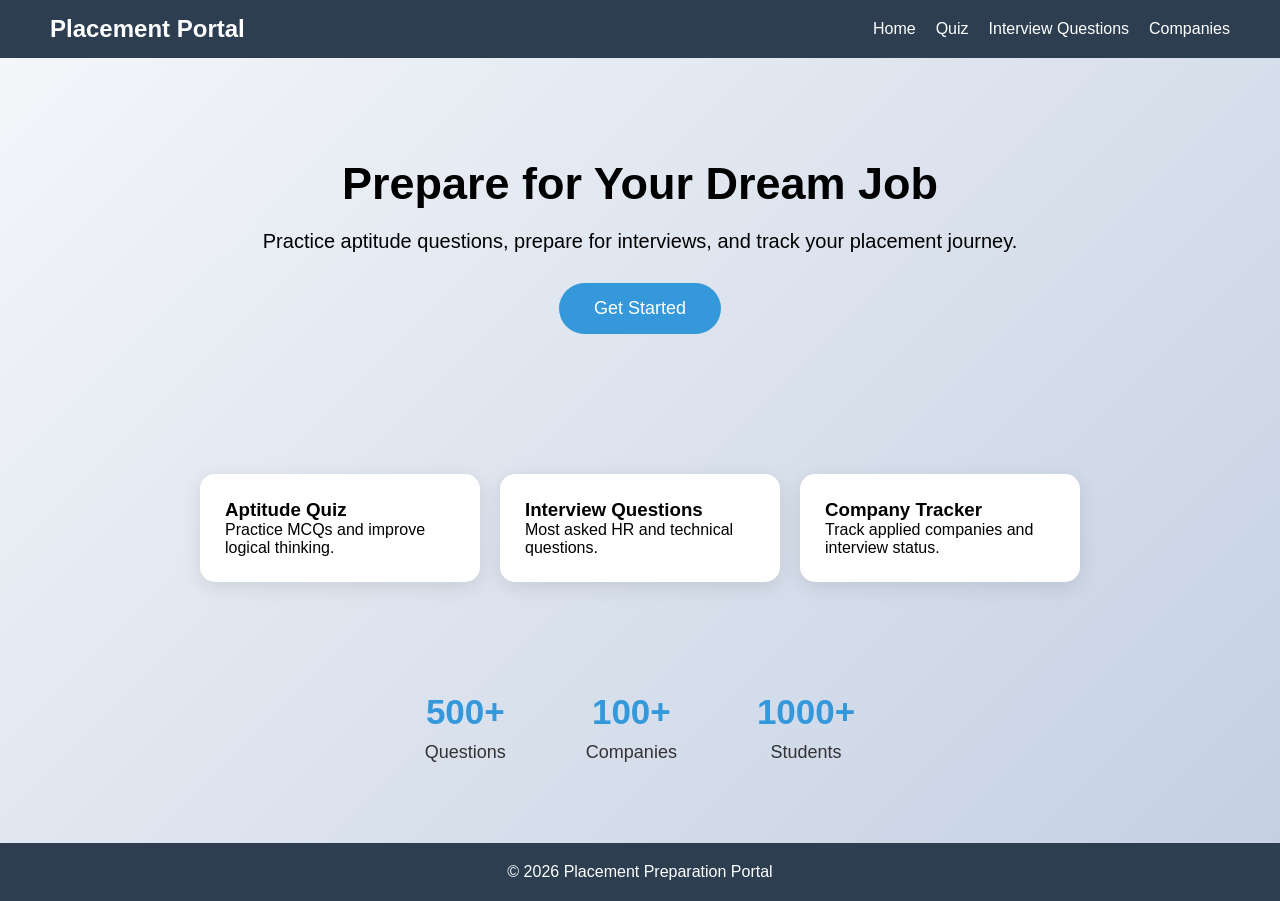
<file: index.html>
<!DOCTYPE html>
<html lang="en">
<head>
    <meta charset="UTF-8">
    <meta name="viewport" content="width=device-width, initial-scale=1.0">
    <title>Placement Preparation Portal</title>
    <link rel="stylesheet" href="style.css">
</head>
<body>

    <!-- Navigation Bar -->
    <nav>
        <h2>Placement Portal</h2>

        <ul>
            <li><a href="#">Home</a></li>
            <li><a href="quiz.html">Quiz</a></li>
            <li><a href="interview.html">Interview Questions</a></li>
            <li><a href="companies.html">Companies</a></li>
        </ul>
    </nav>

    <!-- Hero Section -->
    <section class="hero">

        <h1>Prepare for Your Dream Job</h1>

        <p>
            Practice aptitude questions, prepare for interviews,
            and track your placement journey.
        </p>

        <button onclick="startPreparation()">
            Get Started
        </button>

    </section>

    <!-- Features Section -->
    <section class="features">

        <div class="card">
            <h3>Aptitude Quiz</h3>
            <p>Practice MCQs and improve logical thinking.</p>
        </div>

        <div class="card">
            <h3>Interview Questions</h3>
            <p>Most asked HR and technical questions.</p>
        </div>

        <div class="card">
            <h3>Company Tracker</h3>
            <p>Track applied companies and interview status.</p>
        </div>

    </section>

    <!-- Statistics Section -->
    <section class="stats">

        <div>
            <h2>500+</h2>
            <p>Questions</p>
        </div>

        <div>
            <h2>100+</h2>
            <p>Companies</p>
        </div>

        <div>
            <h2>1000+</h2>
            <p>Students</p>
        </div>

    </section>

    <script>
        function startPreparation() {
            window.location.href = "quiz.html";
        }
    </script>

    <footer>
        <p>
            © 2026 Placement Preparation Portal
        </p>
    </footer>

</body>
</html>
</file>
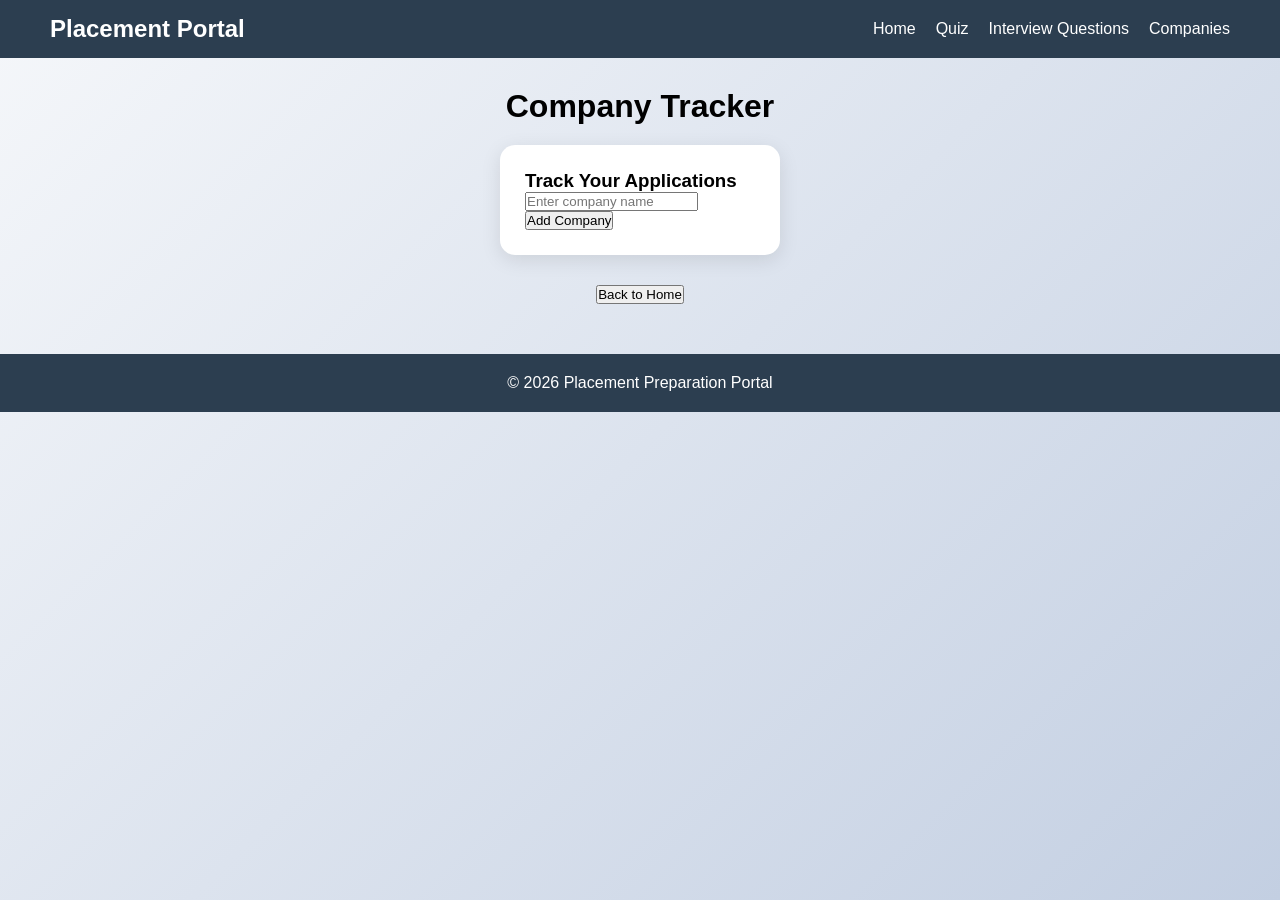
<file: companies.html>
<!DOCTYPE html>
<html>
<head>
<title>Company Tracker</title>
<link rel="stylesheet" href="style.css">
</head>
<nav>
    <h2>Placement Portal</h2>

    <ul>
        <li><a href="index.html">Home</a></li>
        <li><a href="quiz.html">Quiz</a></li>
        <li><a href="interview.html">Interview Questions</a></li>
        <li><a href="companies.html">Companies</a></li>
    </ul>
</nav>
<body>

<h1 style="text-align:center;margin-top:30px;">
Company Tracker
</h1>

<div class="card" style="margin:20px auto;">

<h3>Track Your Applications</h3>

<input
type="text"
id="companyName"
placeholder="Enter company name">

<button onclick="saveCompany()">
Add Company
</button>

<ul id="companyList"></ul>

</div>
<div style="text-align:center; margin:30px;">
    <button onclick="window.location.href='index.html'">
        Back to Home
    </button>
</div>
<script>

function saveCompany(){

let company =
document.getElementById("companyName").value.trim();

if(company === ""){
    alert("Please enter a company name");
    return;
}

let companies =
JSON.parse(localStorage.getItem("companies")) || [];

companies.push(company);

localStorage.setItem(
"companies",
JSON.stringify(companies)
);

document.getElementById("companyName").value = "";

displayCompanies();

}

function displayCompanies(){

let companies =
JSON.parse(localStorage.getItem("companies")) || [];

let list =
document.getElementById("companyList");

list.innerHTML="";

companies.forEach(function(company){

list.innerHTML +=
`<li>${company}</li>`;

});

}

displayCompanies();

</script>
<footer>
    <p>© 2026 Placement Preparation Portal</p>
</footer>
</body>
</html>
</file>
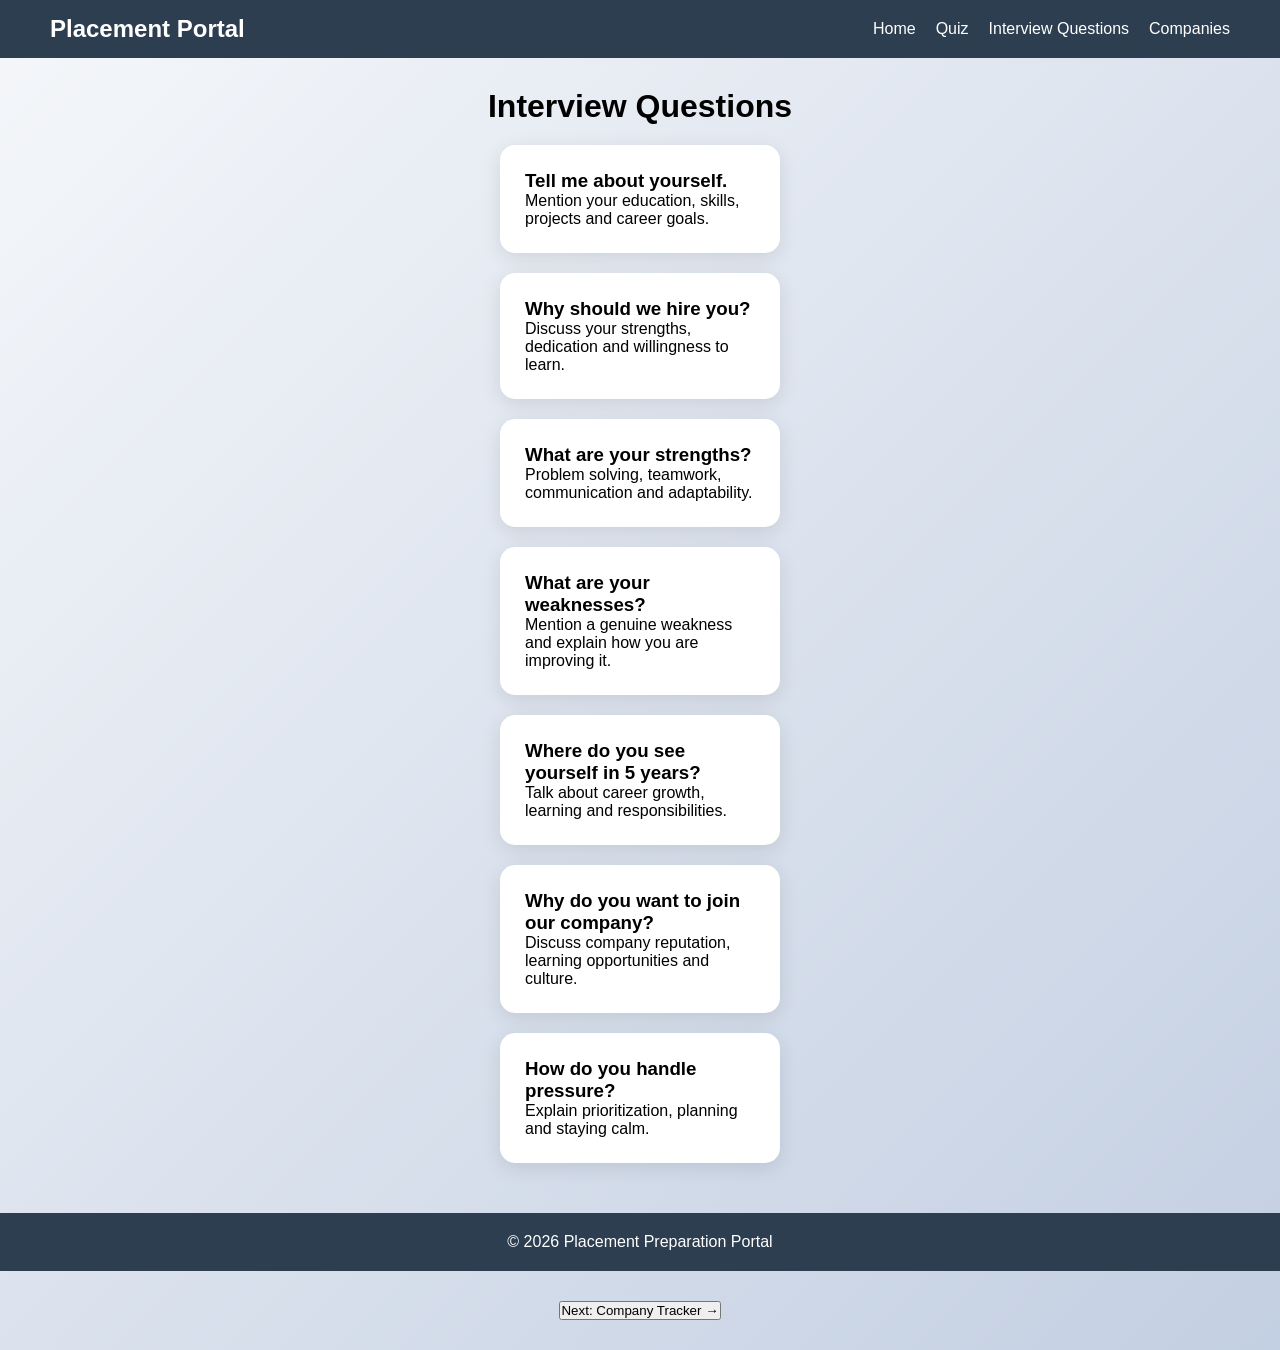
<file: interview.html>
<!DOCTYPE html>
<html>
<head>
    <title>Interview Questions</title>
    <link rel="stylesheet" href="style.css">
</head>
<nav>
    <h2>Placement Portal</h2>

    <ul>
        <li><a href="index.html">Home</a></li>
        <li><a href="quiz.html">Quiz</a></li>
        <li><a href="interview.html">Interview Questions</a></li>
        <li><a href="companies.html">Companies</a></li>
    </ul>
</nav>
<body>

<h1 style="text-align:center;margin-top:30px;">
Interview Questions
</h1>

<div class="card" style="margin:20px auto;">

<h3>Tell me about yourself.</h3>

<p>
Mention your education, skills,
projects and career goals.
</p>

</div>

<div class="card" style="margin:20px auto;">

<h3>Why should we hire you?</h3>

<p>
Discuss your strengths,
dedication and willingness to learn.
</p>

</div>

<div class="card" style="margin:20px auto;">

<h3>What are your strengths?</h3>

<p>
Problem solving, teamwork,
communication and adaptability.
</p>

</div>
<div class="card" style="margin:20px auto;">
<h3>What are your weaknesses?</h3>
<p>
Mention a genuine weakness and explain how you are improving it.
</p>
</div>

<div class="card" style="margin:20px auto;">
<h3>Where do you see yourself in 5 years?</h3>
<p>
Talk about career growth, learning and responsibilities.
</p>
</div>

<div class="card" style="margin:20px auto;">
<h3>Why do you want to join our company?</h3>
<p>
Discuss company reputation, learning opportunities and culture.
</p>
</div>

<div class="card" style="margin:20px auto;">
<h3>How do you handle pressure?</h3>
<p>
Explain prioritization, planning and staying calm.
</p>
</div>
<footer>
    <p>© 2026 Placement Preparation Portal</p>
</footer>
<div style="text-align:center; margin:30px;">
    <button onclick="window.location.href='companies.html'">
        Next: Company Tracker →
    </button>
</div>
</body>
</html>
</file>
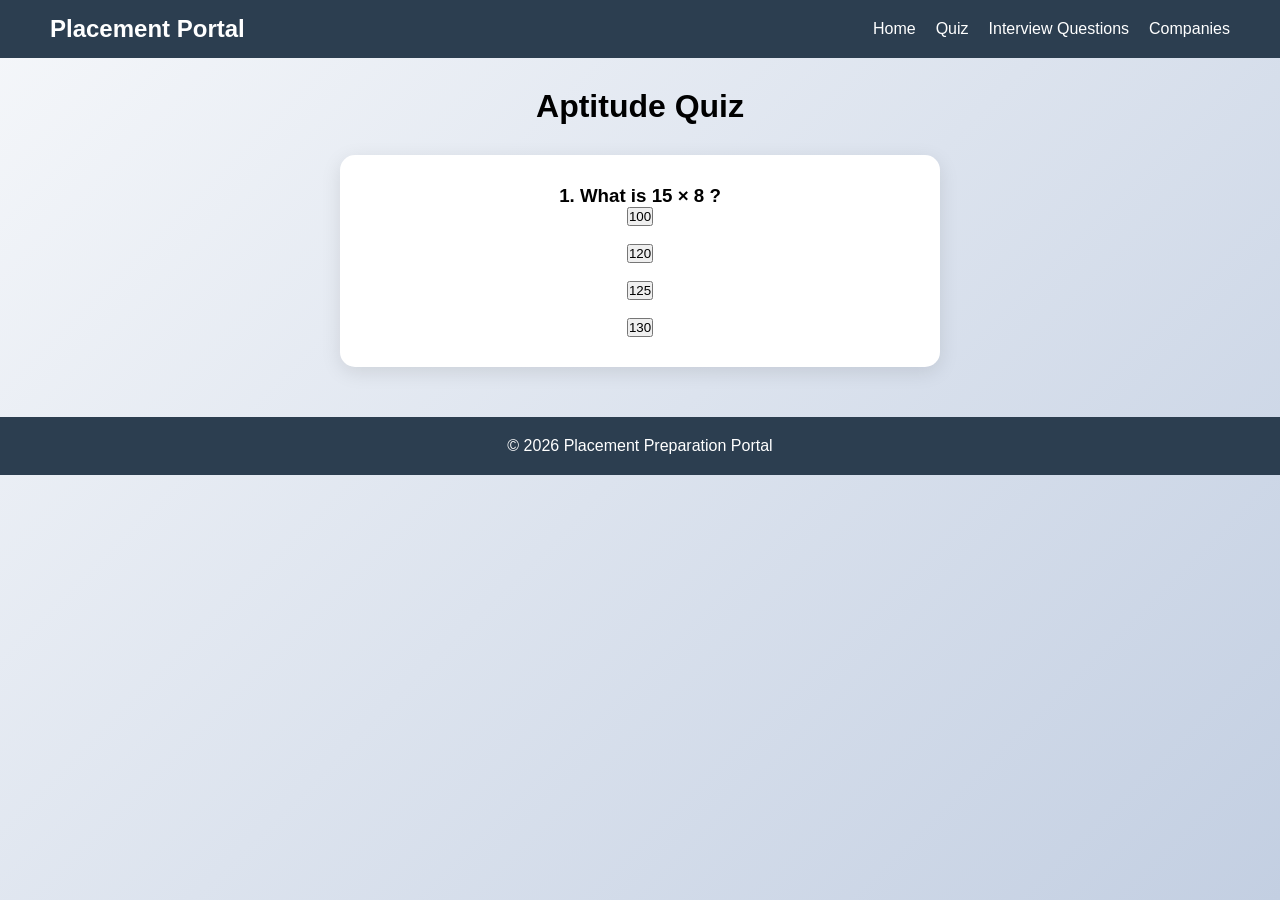
<file: quiz.html>
<!DOCTYPE html>
<html>
<head>
    <title>Aptitude Quiz</title>
    <link rel="stylesheet" href="style.css">
</head>
<nav>
    <h2>Placement Portal</h2>

    <ul>
        <li><a href="index.html">Home</a></li>
        <li><a href="quiz.html">Quiz</a></li>
        <li><a href="interview.html">Interview Questions</a></li>
        <li><a href="companies.html">Companies</a></li>
    </ul>
</nav>
<body>

<h1 style="text-align:center; margin-top:30px;">
    Aptitude Quiz
</h1>

<div class="card" style="margin:30px auto; text-align:center; width:600px; padding:30px;">

    <h3 id="question"></h3>

    <button id="option1" onclick="checkAnswer(0)"></button><br><br>
    <button id="option2" onclick="checkAnswer(1)"></button><br><br>
    <button id="option3" onclick="checkAnswer(2)"></button><br><br>
    <button id="option4" onclick="checkAnswer(3)"></button>

    <h2 id="result"></h2>

</div>

<script>

let questions = [

{
question:"What is 15 × 8 ?",
options:["100","120","125","130"],
answer:1
},

{
question:"Square root of 225 ?",
options:["10","12","15","18"],
answer:2
},

{
question:"25% of 800 = ?",
options:["150","180","200","250"],
answer:2
},

{
question:"What comes next? 2, 4, 8, 16, ?",
options:["24","30","32","36"],
answer:2
},

{
question:"What is 18² ?",
options:["324","342","316","328"],
answer:0
},

{
question:"Average of 10,20,30,40,50 ?",
options:["20","25","30","35"],
answer:2
},

{
question:"What is 7 × 9 ?",
options:["56","63","72","81"],
answer:1
},

{
question:"If 3x = 27, x = ?",
options:["6","7","8","9"],
answer:3
},

{
question:"What is 20% of 350 ?",
options:["60","65","70","75"],
answer:2
},

{
question:"What is 144 ÷ 12 ?",
options:["10","11","12","13"],
answer:2
},

{
question:"Cube of 4 ?",
options:["16","32","48","64"],
answer:3
},

{
question:"If a train travels 60 km/hr for 3 hours, distance covered ?",
options:["120","150","180","200"],
answer:2
},

{
question:"Find the next number: 1,4,9,16, ?",
options:["20","25","30","36"],
answer:1
},

{
question:"A car travels 240 km in 4 hours. Speed ?",
options:["50","55","60","65"],
answer:2
},

{
question:"What is 17 + 28 ?",
options:["43","44","45","46"],
answer:2
},

{
question:"Simple interest on ₹1000 at 10% for 2 years ?",
options:["100","150","200","250"],
answer:2
},

{
question:"What comes next? 3,6,12,24, ?",
options:["36","42","48","54"],
answer:2
},

{
question:"If a pen costs ₹25, cost of 12 pens ?",
options:["250","275","300","325"],
answer:2
},

{
question:"What is 19 × 5 ?",
options:["90","95","100","105"],
answer:1
},

{
question:"What is 30% of 500 ?",
options:["120","130","140","150"],
answer:3
}

];

let currentQuestion = 0;
let score = 0;

function loadQuestion() {

document.getElementById("question").innerHTML =
(currentQuestion + 1) + ". " + questions[currentQuestion].question;

document.getElementById("option1").innerHTML =
questions[currentQuestion].options[0];

document.getElementById("option2").innerHTML =
questions[currentQuestion].options[1];

document.getElementById("option3").innerHTML =
questions[currentQuestion].options[2];

document.getElementById("option4").innerHTML =
questions[currentQuestion].options[3];

}

function checkAnswer(selected) {

if(selected === questions[currentQuestion].answer){
score++;
}

currentQuestion++;

if(currentQuestion < questions.length){
loadQuestion();
}
else{

document.querySelector(".card").innerHTML =
`
<h1>Quiz Completed 🎉</h1>
<h2>Your Score: ${score} / ${questions.length}</h2>

<button onclick="window.location.href='interview.html'">
Next: Interview Questions →
</button>
`;
}

}

loadQuestion();

</script>
<footer>
    <p>© 2026 Placement Preparation Portal</p>
</footer>
</body>
</html>
</file>
<file: style.css>
*{
    margin:0;
    padding:0;
    box-sizing:border-box;
    font-family:Arial, sans-serif;
}

body{
    background: linear-gradient(135deg,#f5f7fa,#c3cfe2);
    min-height:100vh;
}
nav{
    background:#2c3e50;
    color:white;
    display:flex;
    justify-content:space-between;
    align-items:center;
    padding:15px 50px;
}

nav ul{
    display:flex;
    list-style:none;
}

nav ul li{
    margin-left:20px;
}

nav ul li a{
    color:white;
    text-decoration:none;
}

.hero{
    text-align:center;
    padding:100px 20px;
}

.hero h1{
    font-size:45px;
    margin-bottom:20px;
}

.hero p{
    font-size:20px;
    margin-bottom:30px;
}

.hero button{
    padding:15px 35px;
    border:none;
    border-radius:30px;
    background:#3498db;
    color:white;
    font-size:18px;
    cursor:pointer;
    transition:0.3s;
}

.hero button:hover{
    background:#2980b9;
    transform:scale(1.05);
}.features{
    display:flex;
    justify-content:center;
    gap:20px;
    padding:40px;
    flex-wrap:wrap;
}

.card{
    width:280px;
    background:white;
    padding:25px;
    border-radius:15px;
    box-shadow:0 5px 20px rgba(0,0,0,0.1);
    transition:0.3s;
}

.card:hover{
    transform:translateY(-8px);
}
footer{
    background:#2c3e50;
    color:white;
    text-align:center;
    padding:20px;
    margin-top:50px;
}
.stats{
    display:flex;
    justify-content:center;
    gap:80px;
    margin-top:40px;
    padding:30px;
    text-align:center;
    flex-wrap:wrap;
}

.stats h2{
    color:#3498db;
    font-size:35px;
    margin-bottom:10px;
}

.stats p{
    font-size:18px;
    color:#333;
}
</file>
